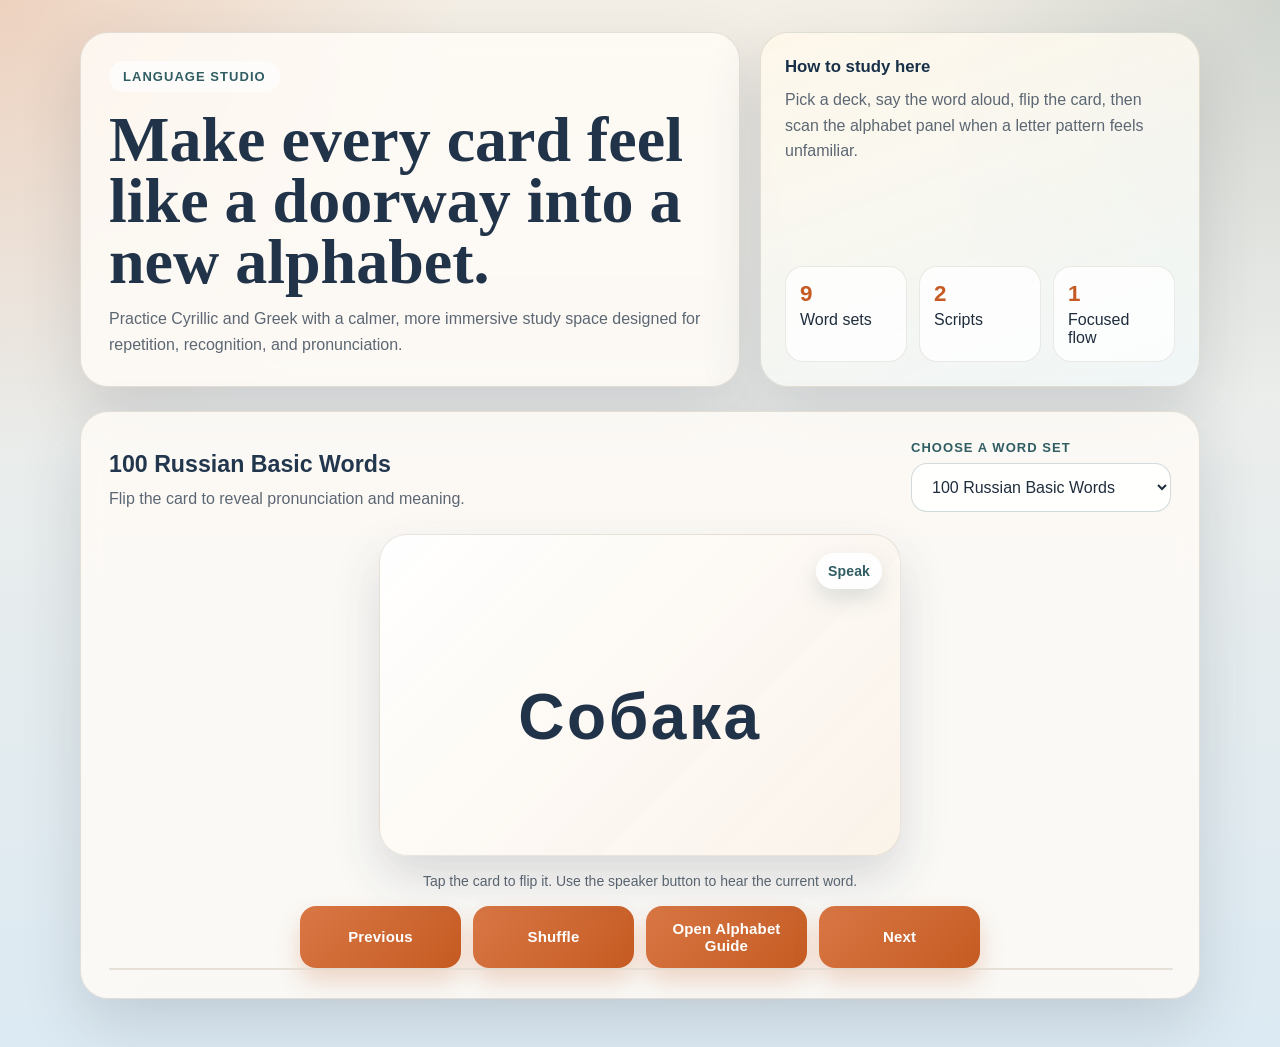
<file: index.html>
<!DOCTYPE html>
<html lang="en">
<head>
    <meta charset="UTF-8">
    <meta name="viewport" content="width=device-width, initial-scale=1.0">
    <title>Learn Cyrillic Alphabet</title>
    <link rel="stylesheet" href="style.css">
</head>
<body class="page-index">

    <main class="page-shell">
        <section class="hero">
            <div class="hero-copy">
                <div class="eyebrow">Language Studio</div>
                <h1>Make every card feel like a doorway into a new alphabet.</h1>
                <p>Practice Cyrillic and Greek with a calmer, more immersive study space designed for repetition, recognition, and pronunciation.</p>
            </div>
            <aside class="hero-note">
                <div>
                    <strong>How to study here</strong>
                    <p>Pick a deck, say the word aloud, flip the card, then scan the alphabet panel when a letter pattern feels unfamiliar.</p>
                </div>
                <div class="micro-stats">
                    <div><strong>9</strong><span>Word sets</span></div>
                    <div><strong>2</strong><span>Scripts</span></div>
                    <div><strong>1</strong><span>Focused flow</span></div>
                </div>
            </aside>
        </section>

        <section class="study-panel">
            <div class="toolbar">
                <div class="toolbar-copy">
                    <h2 id="deckTitle">100 Russian Basic Words</h2>
                    <p class="deck-subtitle" id="deckSubtitle">Flip the card to reveal pronunciation and meaning.</p>
                </div>
                <div class="control-group">
                    <label for="wordListDropdown">Choose a word set</label>
                    <select id="wordListDropdown">
                        <option value="russian.json">100 Russian Basic Words</option>
                        <option value="kyrgyz.json">50 Kyrgyz Words</option>
                        <option value="kazakh.json">50 Kazakh Words</option>
                        <option value="tajik.json">50 Tajik Words</option>
                        <option value="uzbek.json">50 Uzbek Words</option>
                        <option value="english.json">100 English Words in Cyrillic</option>
                        <option value="eng-greek.json">100 English Words in Greek</option>
                        <option value="Greek.json">Greek Words</option>
                        <option value="popGreek.json">Pop Greek 1</option>
                    </select>
                </div>
            </div>

            <div class="card-stage">
                <div class="card" id="flashcard">
                    <button type="button" id="speakBtn" aria-label="Pronounce current word">Speak</button>
                    <div class="card-inner">
                        <div class="card-face front" id="word">Слово</div>
                        <div class="card-face back">
                            <div class="card-meta"><span>Pronunciation</span><span>Meaning</span></div>
                            <div class="pronunciation" id="pronunciation">Slovo</div>
                            <div class="definition" id="definition">Word</div>
                        </div>
                    </div>
                </div>

                <p class="study-hint">Tap the card to flip it. Use the speaker button to hear the current word.</p>

                <div class="buttons">
                    <button id="prevBtn">Previous</button>
                    <button id="shuffleBtn">Shuffle</button>
                    <button id="toggleCyrillic">Open Alphabet Guide</button>
                    <button id="nextBtn">Next</button>
                </div>
            </div>

            <div class="wrapper" id="alphabetWrapper">
                <div id="alphabetContainer" class="alphabetContainer"></div>
            </div>
        </section>
    </main>

    <script>
        const dropdown = document.getElementById("wordListDropdown");
        let currentIndex = 0;
        let shuffledWords = [];
        let words = [];
        let alphabetLoaded = false;

        function shuffleArray(array) {
            for (let i = array.length - 1; i > 0; i--) {
                const j = Math.floor(Math.random() * (i + 1));
                [array[i], array[j]] = [array[j], array[i]];
            }
            return array;
        }

        function updateDeckText() {
            const selectedOption = dropdown.options[dropdown.selectedIndex];
            document.getElementById("deckTitle").innerText = selectedOption.text;
            document.getElementById("deckSubtitle").innerText = "Flip the card to reveal pronunciation and meaning.";
        }

        async function loadWords(file) {
            const response = await fetch(file);
            const data = await response.json();
            words = data;
            shuffledWords = shuffleArray([...words]);
            currentIndex = 0;
            updateDeckText();
            showWord();
        }

        function showWord() {
            if (!shuffledWords.length) {
                return;
            }
            const word = shuffledWords[currentIndex];
            document.getElementById("word").innerText = word.display;
            document.getElementById("pronunciation").innerText = word.pronunciation;
            document.getElementById("definition").innerText = word.definition;
            document.getElementById("flashcard").classList.remove("flipped");
        }
        document.addEventListener("DOMContentLoaded", function() {
            document.getElementById("flashcard").addEventListener("click", function(event) {
                if (event.target.tagName !== "BUTTON") {
                    this.classList.toggle("flipped");
                }
            });

            document.getElementById("nextBtn").addEventListener("click", function() {
                if (!shuffledWords.length) {
                    return;
                }
                document.getElementById("flashcard").classList.remove("flipped");
                this.disabled = true; // Disable the button
                setTimeout(() => {
                    currentIndex = (currentIndex + 1) % shuffledWords.length;
                    showWord();
                    this.disabled = false; // Enable the button
                }, 500); // Delay of 500ms
            });

            document.getElementById("prevBtn").addEventListener("click", function() {
                if (!shuffledWords.length) {
                    return;
                }
                currentIndex = (currentIndex - 1 + shuffledWords.length) % shuffledWords.length;
                showWord();
            });

            document.getElementById("shuffleBtn").addEventListener("click", function() {
                if (!words.length) {
                    return;
                }
                
                document.getElementById("flashcard").classList.remove("flipped");
                this.disabled = true; // Disable the button
                
                setTimeout(() => {
                    shuffledWords = shuffleArray([...words]);
                    currentIndex = 0;
                    showWord();
                    this.disabled = false; // Enable the button
                }, 500); // Delay of 500ms
                
            });

            dropdown.addEventListener("change", function() {
                const selectedFile = this.value;
                if (selectedFile === "custom") {
                    alert("Custom word list functionality not implemented yet.");
                } else {
                    loadWords(selectedFile);
                }
            });
            document.getElementById("toggleCyrillic").addEventListener("click", async function() {
                const alphabetWrapper = document.getElementById("alphabetWrapper");
                const alphabetContainer = document.getElementById("alphabetContainer");
                if (!alphabetLoaded) {
                    const alphabetFrame = document.createElement("iframe");
                    alphabetFrame.src = "cyrillic.html";
                    alphabetFrame.className = "alphabet-frame";
                    alphabetFrame.title = "Alphabet guide";
                    alphabetContainer.appendChild(alphabetFrame);
                    alphabetLoaded = true;
                }

                const isVisible = alphabetWrapper.classList.toggle("visible");
                this.innerText = isVisible ? "Hide Alphabet Guide" : "Open Alphabet Guide";

                if (isVisible) {
                    alphabetWrapper.scrollIntoView({ behavior: "smooth", block: "nearest" });
                } else {
                    alphabetContainer.blur();
                }
            });
            document.getElementById("speakBtn").addEventListener("click", function() {
                if (shuffledWords.length) {
                    pronounceWord(shuffledWords[currentIndex].display);
                }
            });

            updateDeckText();
        });

        function pronounceWord(word) {
            const synth = window.speechSynthesis;
            if (synth) {
                const utterance = new SpeechSynthesisUtterance(word);
                utterance.lang = "ru-RU"; // Set language to Russian
                synth.speak(utterance);
            } else {
                console.error("Web Speech API is not supported in this browser.");
            }
        }

        // Load default word list
        loadWords("russian.json");
    </script>

</body>
</html>
</file>
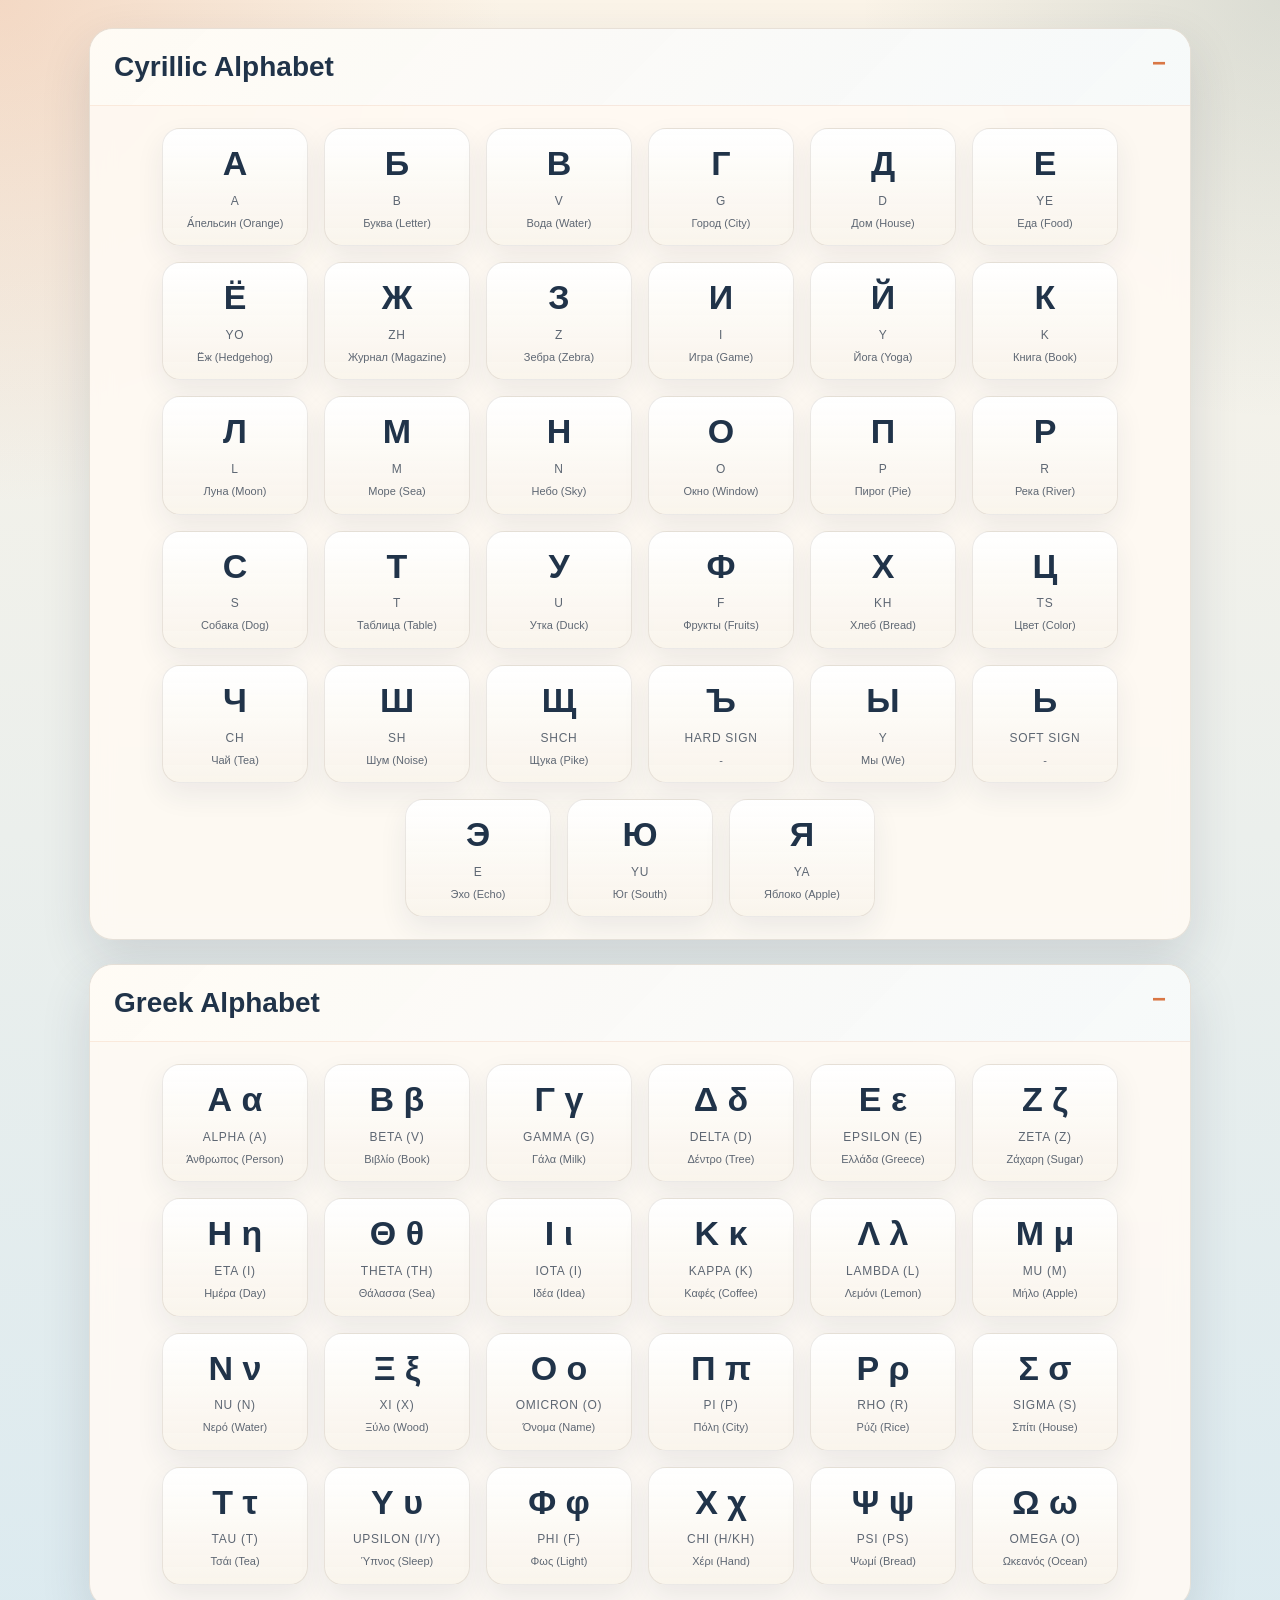
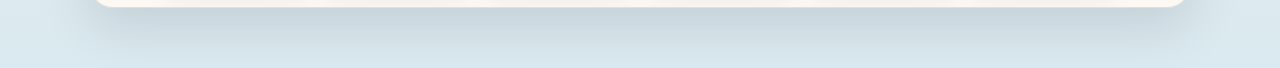
<file: cyrillic.html>
<!DOCTYPE html>
<html lang="en">
<head>
    <meta charset="UTF-8">
    <meta name="viewport" content="width=device-width, initial-scale=1.0">
    <title>Learn the Cyrillic Alphabet</title>
    <link rel="stylesheet" href="style.css">
</head>
<body class="page-alphabet">

    <details class="alphabet-section" open>
        <summary class="alphabet-toggle">Cyrillic Alphabet</summary>
        <div class="alphabet-content">
            <div class="card-container">
        <div class="alphaCard">
            <div class="letter">А</div>
            <div class="details">A</div>
            <div class="example">А́пельсин (Orange)</div>
        </div>
        <div class="alphaCard">
            <div class="letter">Б</div>
            <div class="details">B</div>
            <div class="example">Буква (Letter)</div>
        </div>
        <div class="alphaCard">
            <div class="letter">В</div>
            <div class="details">V</div>
            <div class="example">Вода (Water)</div>
        </div>
        <div class="alphaCard">
            <div class="letter">Г</div>
            <div class="details">G</div>
            <div class="example">Город (City)</div>
        </div>
        <div class="alphaCard">
            <div class="letter">Д</div>
            <div class="details">D</div>
            <div class="example">Дом (House)</div>
        </div>
        <div class="alphaCard">
            <div class="letter">Е</div>
            <div class="details">Ye</div>
            <div class="example">Еда (Food)</div>
        </div>
        <div class="alphaCard">
            <div class="letter">Ё</div>
            <div class="details">Yo</div>
            <div class="example">Ёж (Hedgehog)</div>
        </div>
        <div class="alphaCard">
            <div class="letter">Ж</div>
            <div class="details">Zh</div>
            <div class="example">Журнал (Magazine)</div>
        </div>
        <div class="alphaCard">
            <div class="letter">З</div>
            <div class="details">Z</div>
            <div class="example">Зебра (Zebra)</div>
        </div>
        <div class="alphaCard">
            <div class="letter">И</div>
            <div class="details">I</div>
            <div class="example">Игра (Game)</div>
        </div>
        <div class="alphaCard">
            <div class="letter">Й</div>
            <div class="details">Y</div>
            <div class="example">Йога (Yoga)</div>
        </div>
        <div class="alphaCard">
            <div class="letter">К</div>
            <div class="details">K</div>
            <div class="example">Книга (Book)</div>
        </div>
        <div class="alphaCard">
            <div class="letter">Л</div>
            <div class="details">L</div>
            <div class="example">Луна (Moon)</div>
        </div>
        <div class="alphaCard">
            <div class="letter">М</div>
            <div class="details">M</div>
            <div class="example">Море (Sea)</div>
        </div>
        <div class="alphaCard">
            <div class="letter">Н</div>
            <div class="details">N</div>
            <div class="example">Небо (Sky)</div>
        </div>
        <div class="alphaCard">
            <div class="letter">О</div>
            <div class="details">O</div>
            <div class="example">Окно (Window)</div>
        </div>
        <div class="alphaCard">
            <div class="letter">П</div>
            <div class="details">P</div>
            <div class="example">Пирог (Pie)</div>
        </div>
        <div class="alphaCard">
            <div class="letter">Р</div>
            <div class="details">R</div>
            <div class="example">Река (River)</div>
        </div>
        <div class="alphaCard">
            <div class="letter">С</div>
            <div class="details">S</div>
            <div class="example">Собака (Dog)</div>
        </div>
        <div class="alphaCard">
            <div class="letter">Т</div>
            <div class="details">T</div>
            <div class="example">Таблица (Table)</div>
        </div>
        <div class="alphaCard">
            <div class="letter">У</div>
            <div class="details">U</div>
            <div class="example">Утка (Duck)</div>
        </div>
        <div class="alphaCard">
            <div class="letter">Ф</div>
            <div class="details">F</div>
            <div class="example">Фрукты (Fruits)</div>
        </div>
        <div class="alphaCard">
            <div class="letter">Х</div>
            <div class="details">Kh</div>
            <div class="example">Хлеб (Bread)</div>
        </div>
        <div class="alphaCard">
            <div class="letter">Ц</div>
            <div class="details">Ts</div>
            <div class="example">Цвет (Color)</div>
        </div>
        <div class="alphaCard">
            <div class="letter">Ч</div>
            <div class="details">Ch</div>
            <div class="example">Чай (Tea)</div>
        </div>
        <div class="alphaCard">
            <div class="letter">Ш</div>
            <div class="details">Sh</div>
            <div class="example">Шум (Noise)</div>
        </div>
        <div class="alphaCard">
            <div class="letter">Щ</div>
            <div class="details">Shch</div>
            <div class="example">Щука (Pike)</div>
        </div>
        <div class="alphaCard">
            <div class="letter">Ъ</div>
            <div class="details">Hard sign</div>
            <div class="example">-</div>
        </div>
        <div class="alphaCard">
            <div class="letter">Ы</div>
            <div class="details">Y</div>
            <div class="example">Мы (We)</div>
        </div>
        <div class="alphaCard">
            <div class="letter">Ь</div>
            <div class="details">Soft sign</div>
            <div class="example">-</div>
        </div>
        <div class="alphaCard">
            <div class="letter">Э</div>
            <div class="details">E</div>
            <div class="example">Эхо (Echo)</div>
        </div>
        <div class="alphaCard">
            <div class="letter">Ю</div>
            <div class="details">Yu</div>
            <div class="example">Юг (South)</div>
        </div>
        <div class="alphaCard">
            <div class="letter">Я</div>
            <div class="details">Ya</div>
            <div class="example">Яблоко (Apple)</div>
        </div>
            </div>
        </div>
    </details>

    <details class="alphabet-section" open>
        <summary class="alphabet-toggle">Greek Alphabet</summary>
        <div class="alphabet-content">
            <div class="card-container">

        <div class="alphaCard"><div class="letter">Α α</div><div class="details">Alpha (A)</div><div class="example">Άνθρωπος (Person)</div></div>
        <div class="alphaCard"><div class="letter">Β β</div><div class="details">Beta (V)</div><div class="example">Βιβλίο (Book)</div></div>
        <div class="alphaCard"><div class="letter">Γ γ</div><div class="details">Gamma (G)</div><div class="example">Γάλα (Milk)</div></div>
        <div class="alphaCard"><div class="letter">Δ δ</div><div class="details">Delta (D)</div><div class="example">Δέντρο (Tree)</div></div>
        <div class="alphaCard"><div class="letter">Ε ε</div><div class="details">Epsilon (E)</div><div class="example">Ελλάδα (Greece)</div></div>
        <div class="alphaCard"><div class="letter">Ζ ζ</div><div class="details">Zeta (Z)</div><div class="example">Ζάχαρη (Sugar)</div></div>
        <div class="alphaCard"><div class="letter">Η η</div><div class="details">Eta (I)</div><div class="example">Ημέρα (Day)</div></div>
        <div class="alphaCard"><div class="letter">Θ θ</div><div class="details">Theta (Th)</div><div class="example">Θάλασσα (Sea)</div></div>
        <div class="alphaCard"><div class="letter">Ι ι</div><div class="details">Iota (I)</div><div class="example">Ιδέα (Idea)</div></div>
        <div class="alphaCard"><div class="letter">Κ κ</div><div class="details">Kappa (K)</div><div class="example">Καφές (Coffee)</div></div>
        <div class="alphaCard"><div class="letter">Λ λ</div><div class="details">Lambda (L)</div><div class="example">Λεμόνι (Lemon)</div></div>
        <div class="alphaCard"><div class="letter">Μ μ</div><div class="details">Mu (M)</div><div class="example">Μήλο (Apple)</div></div>
        <div class="alphaCard"><div class="letter">Ν ν</div><div class="details">Nu (N)</div><div class="example">Νερό (Water)</div></div>
        <div class="alphaCard"><div class="letter">Ξ ξ</div><div class="details">Xi (X)</div><div class="example">Ξύλο (Wood)</div></div>
        <div class="alphaCard"><div class="letter">Ο ο</div><div class="details">Omicron (O)</div><div class="example">Όνομα (Name)</div></div>
        <div class="alphaCard"><div class="letter">Π π</div><div class="details">Pi (P)</div><div class="example">Πόλη (City)</div></div>
        <div class="alphaCard"><div class="letter">Ρ ρ</div><div class="details">Rho (R)</div><div class="example">Ρύζι (Rice)</div></div>
        <div class="alphaCard"><div class="letter">Σ σ</div><div class="details">Sigma (S)</div><div class="example">Σπίτι (House)</div></div>
        <div class="alphaCard"><div class="letter">Τ τ</div><div class="details">Tau (T)</div><div class="example">Τσάι (Tea)</div></div>
        <div class="alphaCard"><div class="letter">Υ υ</div><div class="details">Upsilon (I/Y)</div><div class="example">Ύπνος (Sleep)</div></div>
        <div class="alphaCard"><div class="letter">Φ φ</div><div class="details">Phi (F)</div><div class="example">Φως (Light)</div></div>
        <div class="alphaCard"><div class="letter">Χ χ</div><div class="details">Chi (H/Kh)</div><div class="example">Χέρι (Hand)</div></div>
        <div class="alphaCard"><div class="letter">Ψ ψ</div><div class="details">Psi (Ps)</div><div class="example">Ψωμί (Bread)</div></div>
        <div class="alphaCard"><div class="letter">Ω ω</div><div class="details">Omega (O)</div><div class="example">Ωκεανός (Ocean)</div></div>

            </div>
        </div>
    </details>


</body>
</html>
</file>
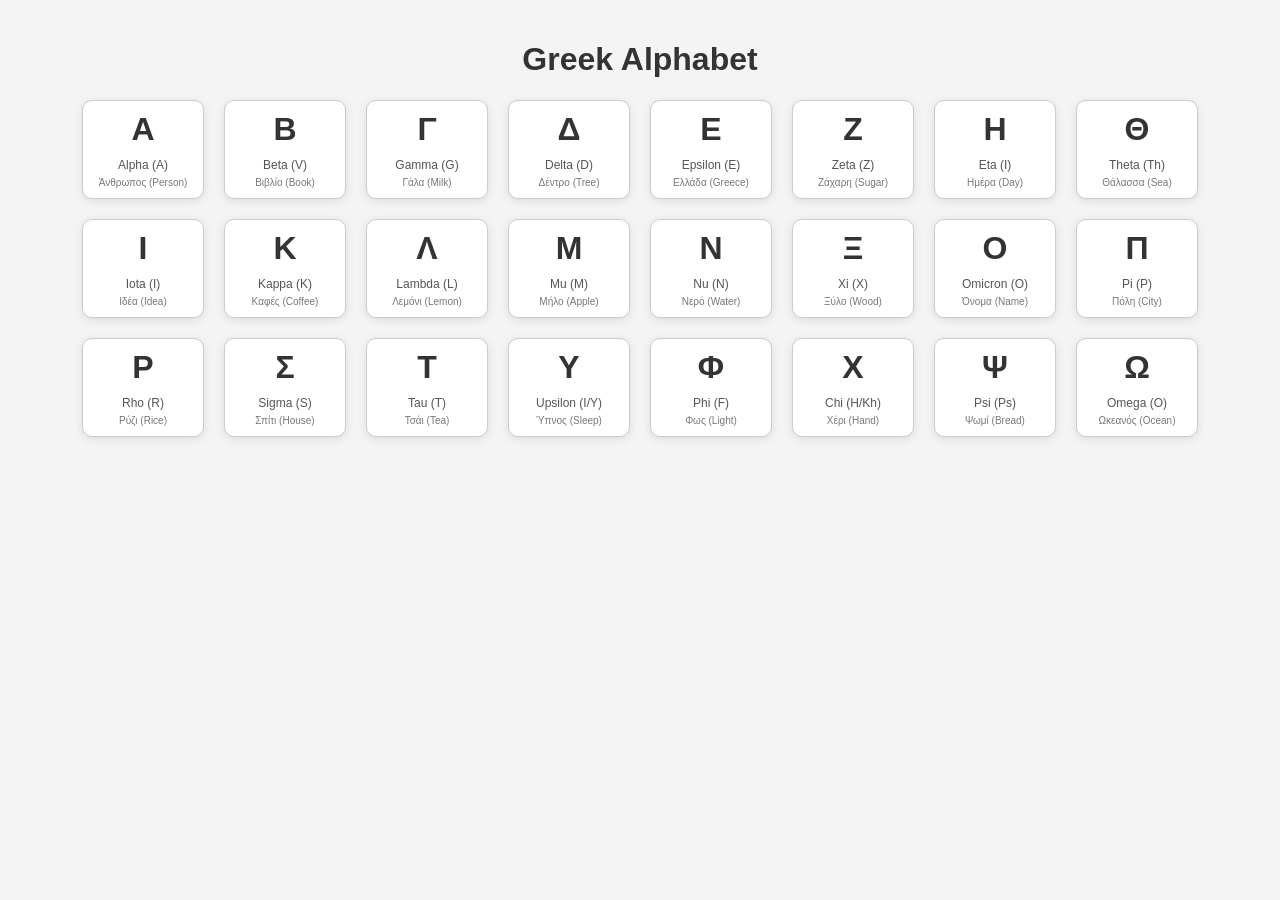
<file: greek.html>
<!DOCTYPE html>
<html lang="en">
<head>
    <meta charset="UTF-8">
    <meta name="viewport" content="width=device-width, initial-scale=1.0">
    <title>Learn the Greek Alphabet</title>
    <style>
        body {
            font-family: Arial, sans-serif;
            background-color: #f4f4f4;
            margin: 0;
            padding: 20px;
        }
        h1 {
            text-align: center;
            color: #333;
        }
        .card-container {
            display: flex;
            flex-wrap: wrap;
            gap: 20px;
            justify-content: center;
        }
        .alphaCard {
            width: 100px;
            border: 1px solid #ccc;
            border-radius: 10px;
            padding: 10px;
            text-align: center;
            box-shadow: 0 2px 10px rgba(0, 0, 0, 0.1);
            background-color: #fff;
        }
        .alphaCard .letter {
            font-size: 32px;
            font-weight: bold;
            color: #333;
            margin-bottom: 10px;
        }
        .alphaCard .details {
            font-size: 12px;
            color: #555;
        }
        .alphaCard .example {
            font-size: 10px;
            color: #777;
            margin-top: 5px;
        }
        @media (max-width: 600px) {
            .alphaCard {
                width: 100%;
                font-size: 14px;
            }
        }
    </style>
</head>
<body>

    <h1>Greek Alphabet</h1>
    <div class="card-container">

        <div class="alphaCard"><div class="letter">Α</div><div class="details">Alpha (A)</div><div class="example">Άνθρωπος (Person)</div></div>
        <div class="alphaCard"><div class="letter">Β</div><div class="details">Beta (V)</div><div class="example">Βιβλίο (Book)</div></div>
        <div class="alphaCard"><div class="letter">Γ</div><div class="details">Gamma (G)</div><div class="example">Γάλα (Milk)</div></div>
        <div class="alphaCard"><div class="letter">Δ</div><div class="details">Delta (D)</div><div class="example">Δέντρο (Tree)</div></div>
        <div class="alphaCard"><div class="letter">Ε</div><div class="details">Epsilon (E)</div><div class="example">Ελλάδα (Greece)</div></div>
        <div class="alphaCard"><div class="letter">Ζ</div><div class="details">Zeta (Z)</div><div class="example">Ζάχαρη (Sugar)</div></div>
        <div class="alphaCard"><div class="letter">Η</div><div class="details">Eta (I)</div><div class="example">Ημέρα (Day)</div></div>
        <div class="alphaCard"><div class="letter">Θ</div><div class="details">Theta (Th)</div><div class="example">Θάλασσα (Sea)</div></div>
        <div class="alphaCard"><div class="letter">Ι</div><div class="details">Iota (I)</div><div class="example">Ιδέα (Idea)</div></div>
        <div class="alphaCard"><div class="letter">Κ</div><div class="details">Kappa (K)</div><div class="example">Καφές (Coffee)</div></div>
        <div class="alphaCard"><div class="letter">Λ</div><div class="details">Lambda (L)</div><div class="example">Λεμόνι (Lemon)</div></div>
        <div class="alphaCard"><div class="letter">Μ</div><div class="details">Mu (M)</div><div class="example">Μήλο (Apple)</div></div>
        <div class="alphaCard"><div class="letter">Ν</div><div class="details">Nu (N)</div><div class="example">Νερό (Water)</div></div>
        <div class="alphaCard"><div class="letter">Ξ</div><div class="details">Xi (X)</div><div class="example">Ξύλο (Wood)</div></div>
        <div class="alphaCard"><div class="letter">Ο</div><div class="details">Omicron (O)</div><div class="example">Όνομα (Name)</div></div>
        <div class="alphaCard"><div class="letter">Π</div><div class="details">Pi (P)</div><div class="example">Πόλη (City)</div></div>
        <div class="alphaCard"><div class="letter">Ρ</div><div class="details">Rho (R)</div><div class="example">Ρύζι (Rice)</div></div>
        <div class="alphaCard"><div class="letter">Σ</div><div class="details">Sigma (S)</div><div class="example">Σπίτι (House)</div></div>
        <div class="alphaCard"><div class="letter">Τ</div><div class="details">Tau (T)</div><div class="example">Τσάι (Tea)</div></div>
        <div class="alphaCard"><div class="letter">Υ</div><div class="details">Upsilon (I/Y)</div><div class="example">Ύπνος (Sleep)</div></div>
        <div class="alphaCard"><div class="letter">Φ</div><div class="details">Phi (F)</div><div class="example">Φως (Light)</div></div>
        <div class="alphaCard"><div class="letter">Χ</div><div class="details">Chi (H/Kh)</div><div class="example">Χέρι (Hand)</div></div>
        <div class="alphaCard"><div class="letter">Ψ</div><div class="details">Psi (Ps)</div><div class="example">Ψωμί (Bread)</div></div>
        <div class="alphaCard"><div class="letter">Ω</div><div class="details">Omega (O)</div><div class="example">Ωκεανός (Ocean)</div></div>

    </div>

</body>
</html>
</file>
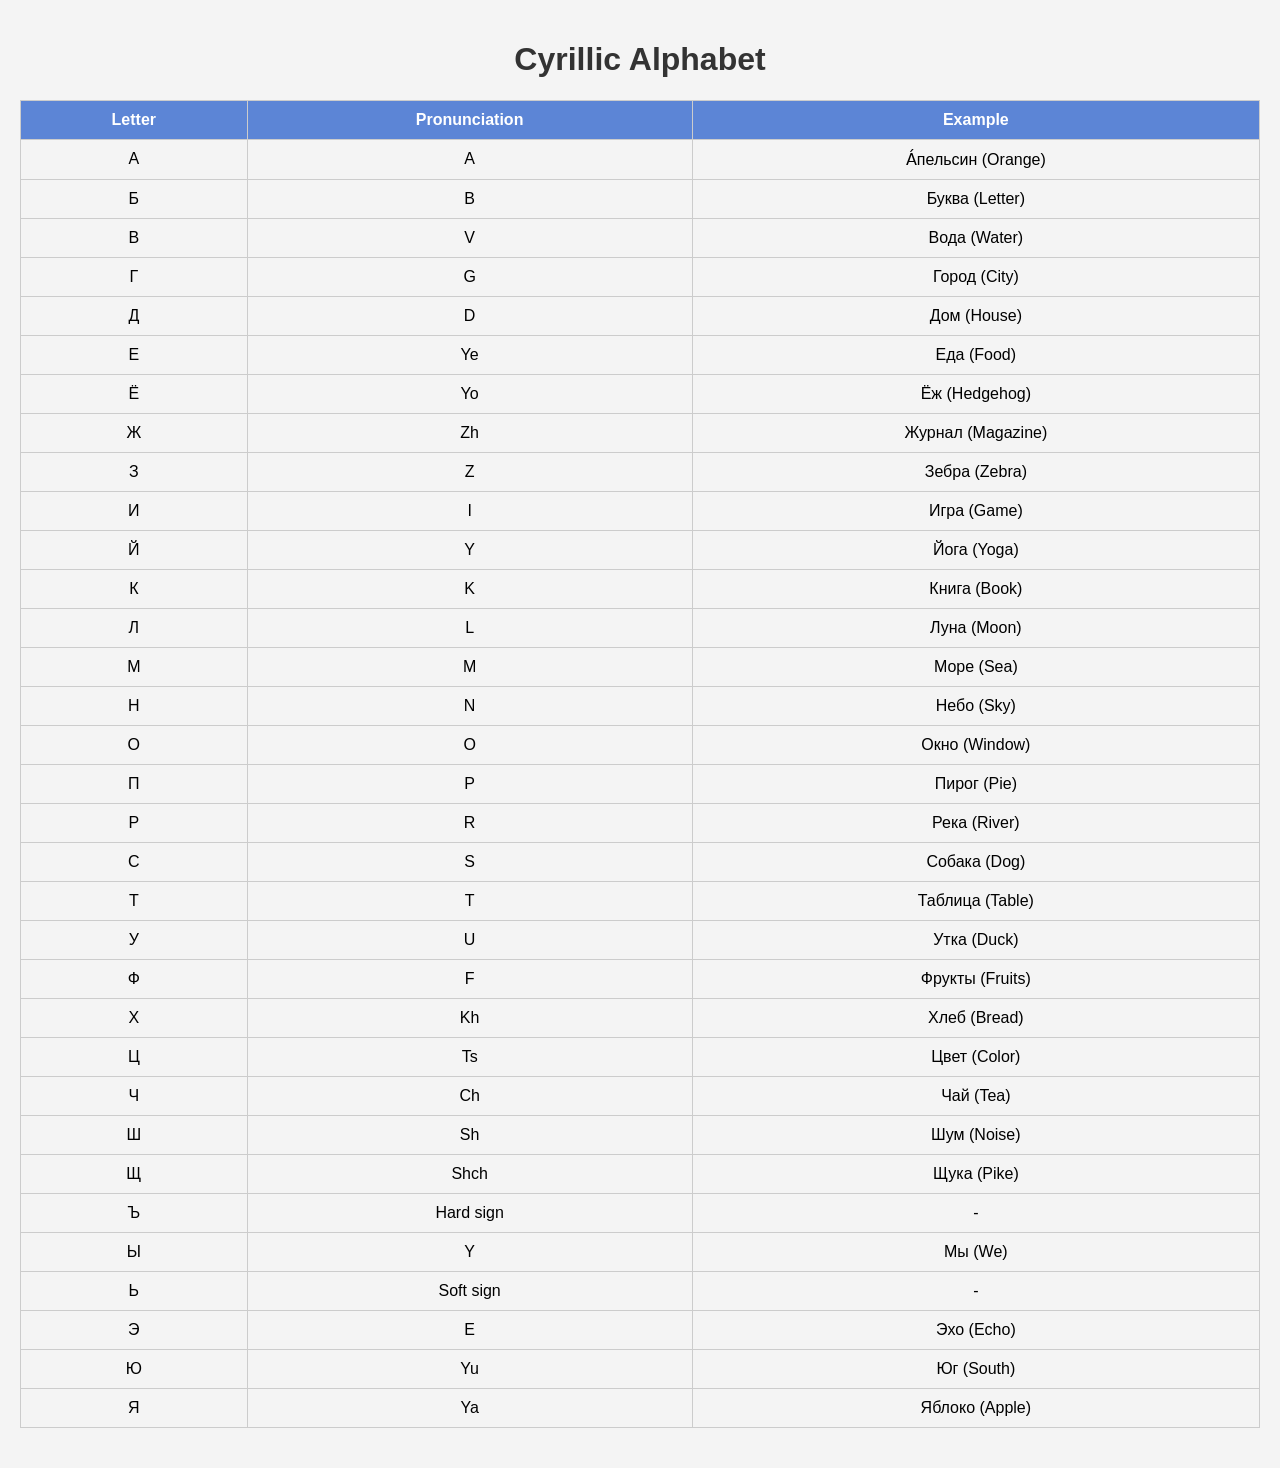
<file: backup/cyrillic.html>
<!DOCTYPE html>
<html lang="en">
<head>
    <meta charset="UTF-8">
    <meta name="viewport" content="width=device-width, initial-scale=1.0">
    <title>Learn the Cyrillic Alphabet</title>
    <style>
        body {
            font-family: Arial, sans-serif;
            background-color: #f4f4f4;
            margin: 0;
            padding: 20px;
        }
        h1 {
            text-align: center;
            color: #333;
        }
        table {
            width: 100%;
            border-collapse: collapse;
            margin: 20px 0;
        }
        th, td {
            border: 1px solid #ccc;
            padding: 10px;
            text-align: center;
        }
        th {
            background-color: #5c85d6;
            color: white;
        }
        @media (max-width: 600px) {
            table {
                font-size: 14px;
            }
        }
    </style>
</head>
<body>

    <h1>Cyrillic Alphabet</h1>
    <table>
        <tr>
            <th>Letter</th>
            <th>Pronunciation</th>
            <th>Example</th>
        </tr>
        <tr>
            <td>А</td>
            <td>A</td>
            <td>А́пельсин (Orange)</td>
        </tr>
        <tr>
            <td>Б</td>
            <td>B</td>
            <td>Буква (Letter)</td>
        </tr>
        <tr>
            <td>В</td>
            <td>V</td>
            <td>Вода (Water)</td>
        </tr>
        <tr>
            <td>Г</td>
            <td>G</td>
            <td>Город (City)</td>
        </tr>
        <tr>
            <td>Д</td>
            <td>D</td>
            <td>Дом (House)</td>
        </tr>
        <tr>
            <td>Е</td>
            <td>Ye</td>
            <td>Еда (Food)</td>
        </tr>
        <tr>
            <td>Ё</td>
            <td>Yo</td>
            <td>Ёж (Hedgehog)</td>
        </tr>
        <tr>
            <td>Ж</td>
            <td>Zh</td>
            <td>Журнал (Magazine)</td>
        </tr>
        <tr>
            <td>З</td>
            <td>Z</td>
            <td>Зебра (Zebra)</td>
        </tr>
        <tr>
            <td>И</td>
            <td>I</td>
            <td>Игра (Game)</td>
        </tr>
        <tr>
            <td>Й</td>
            <td>Y</td>
            <td>Йога (Yoga)</td>
        </tr>
        <tr>
            <td>К</td>
            <td>K</td>
            <td>Книга (Book)</td>
        </tr>
        <tr>
            <td>Л</td>
            <td>L</td>
            <td>Луна (Moon)</td>
        </tr>
        <tr>
            <td>М</td>
            <td>M</td>
            <td>Море (Sea)</td>
        </tr>
        <tr>
            <td>Н</td>
            <td>N</td>
            <td>Небо (Sky)</td>
        </tr>
        <tr>
            <td>О</td>
            <td>O</td>
            <td>Окно (Window)</td>
        </tr>
        <tr>
            <td>П</td>
            <td>P</td>
            <td>Пирог (Pie)</td>
        </tr>
        <tr>
            <td>Р</td>
            <td>R</td>
            <td>Река (River)</td>
        </tr>
        <tr>
            <td>С</td>
            <td>S</td>
            <td>Собака (Dog)</td>
        </tr>
        <tr>
            <td>Т</td>
            <td>T</td>
            <td>Таблица (Table)</td>
        </tr>
        <tr>
            <td>У</td>
            <td>U</td>
            <td>Утка (Duck)</td>
        </tr>
        <tr>
            <td>Ф</td>
            <td>F</td>
            <td>Фрукты (Fruits)</td>
        </tr>
        <tr>
            <td>Х</td>
            <td>Kh</td>
            <td>Хлеб (Bread)</td>
        </tr>
        <tr>
            <td>Ц</td>
            <td>Ts</td>
            <td>Цвет (Color)</td>
        </tr>
        <tr>
            <td>Ч</td>
            <td>Ch</td>
            <td>Чай (Tea)</td>
        </tr>
        <tr>
            <td>Ш</td>
            <td>Sh</td>
            <td>Шум (Noise)</td>
        </tr>
        <tr>
            <td>Щ</td>
            <td>Shch</td>
            <td>Щука (Pike)</td>
        </tr>
        <tr>
            <td>Ъ</td>
            <td>Hard sign</td>
            <td>-</td>
        </tr>
        <tr>
            <td>Ы</td>
            <td>Y</td>
            <td>Мы (We)</td>
        </tr>
        <tr>
            <td>Ь</td>
            <td>Soft sign</td>
            <td>-</td>
        </tr>
        <tr>
            <td>Э</td>
            <td>E</td>
            <td>Эхо (Echo)</td>
        </tr>
        <tr>
            <td>Ю</td>
            <td>Yu</td>
            <td>Юг (South)</td>
        </tr>
        <tr>
            <td>Я</td>
            <td>Ya</td>
            <td>Яблоко (Apple)</td>
        </tr>
    </table>

</body>
</html>
</file>
<file: style.css>
:root {
    --font-sans: "Avenir Next", "Segoe UI", sans-serif;
    --font-serif: Georgia, "Times New Roman", serif;
}

body {
    font-family: var(--font-sans);
    margin: 0;
    color: var(--text);
}

body.page-index {
    --bg-top: #f4efe6;
    --bg-bottom: #dceaf3;
    --panel: rgba(255, 252, 247, 0.84);
    --panel-strong: #fffaf2;
    --border: rgba(102, 86, 60, 0.16);
    --text: #1f2d3d;
    --muted: #5c6773;
    --accent: #d97745;
    --accent-strong: #c55b22;
    --secondary: #2f5d62;
    --shadow: 0 24px 60px rgba(49, 54, 68, 0.16);
    background:
        radial-gradient(circle at top left, rgba(217, 119, 69, 0.24), transparent 28%),
        radial-gradient(circle at top right, rgba(47, 93, 98, 0.18), transparent 24%),
        linear-gradient(180deg, var(--bg-top), var(--bg-bottom));
    min-height: 100vh;
    padding: 32px 20px 48px;
    box-sizing: border-box;
}

body.page-alphabet {
    --bg-top: #fbf4e8;
    --bg-bottom: #dbeaf0;
    --panel: rgba(255, 250, 243, 0.9);
    --border: rgba(89, 78, 62, 0.14);
    --text: #203349;
    --muted: #5e6773;
    --accent: #d97745;
    --accent-soft: rgba(217, 119, 69, 0.14);
    --shadow: 0 20px 50px rgba(42, 52, 69, 0.14);
    background:
        radial-gradient(circle at top left, rgba(217, 119, 69, 0.22), transparent 24%),
        radial-gradient(circle at top right, rgba(52, 98, 104, 0.16), transparent 20%),
        linear-gradient(180deg, var(--bg-top), var(--bg-bottom));
    padding: 28px 18px 36px;
}

body.page-index .page-shell {
    max-width: 1120px;
    margin: 0 auto;
    display: grid;
    gap: 24px;
}

body.page-index .hero {
    display: grid;
    grid-template-columns: minmax(0, 1.2fr) minmax(280px, 0.8fr);
    gap: 20px;
    align-items: stretch;
}

body.page-index .hero-copy,
body.page-index .hero-note,
body.page-index .study-panel,
body.page-index .wrapper {
    background: var(--panel);
    backdrop-filter: blur(12px);
    border: 1px solid var(--border);
    border-radius: 28px;
    box-shadow: var(--shadow);
}

body.page-index .hero-copy {
    padding: 28px;
}

body.page-index .eyebrow {
    display: inline-flex;
    align-items: center;
    gap: 8px;
    padding: 8px 14px;
    border-radius: 999px;
    background: rgba(255, 255, 255, 0.58);
    color: var(--secondary);
    font-size: 13px;
    font-weight: 700;
    letter-spacing: 0.08em;
    text-transform: uppercase;
}

body.page-index h1 {
    font-family: var(--font-serif);
    font-size: clamp(2.4rem, 5vw, 4.4rem);
    line-height: 0.95;
    margin: 18px 0 14px;
    color: #213349;
}

body.page-index .hero-copy p,
body.page-index .hero-note p,
body.page-index .study-hint,
body.page-index .deck-subtitle {
    color: var(--muted);
    line-height: 1.6;
    margin: 0;
}

body.page-index .hero-note {
    padding: 24px;
    display: flex;
    flex-direction: column;
    justify-content: space-between;
    background: linear-gradient(160deg, rgba(255, 248, 235, 0.92), rgba(240, 247, 248, 0.88));
}

body.page-index .hero-note strong {
    display: block;
    font-size: 1.05rem;
    margin-bottom: 10px;
    color: #183149;
}

body.page-index .micro-stats {
    display: grid;
    grid-template-columns: repeat(3, minmax(0, 1fr));
    gap: 12px;
    margin-top: 18px;
}

body.page-index .micro-stats div {
    padding: 14px;
    border-radius: 18px;
    background: rgba(255, 255, 255, 0.72);
    border: 1px solid rgba(102, 86, 60, 0.12);
}

body.page-index .micro-stats strong {
    display: block;
    font-size: 1.4rem;
    color: var(--accent-strong);
    margin-bottom: 4px;
}

body.page-index .study-panel {
    padding: 28px;
}

body.page-index .toolbar {
    display: flex;
    flex-wrap: wrap;
    justify-content: space-between;
    align-items: end;
    gap: 16px;
    margin-bottom: 22px;
}

body.page-index .toolbar-copy h2 {
    margin: 0 0 8px;
    font-size: 1.45rem;
    color: #22364d;
}

body.page-index .control-group {
    min-width: 260px;
}

body.page-index .control-group label {
    display: block;
    font-size: 13px;
    font-weight: 700;
    text-transform: uppercase;
    letter-spacing: 0.08em;
    color: var(--secondary);
    margin-bottom: 8px;
}

body.page-index #wordListDropdown {
    width: 100%;
    font-size: 16px;
    padding: 14px 16px;
    border-radius: 16px;
    border: 1px solid rgba(47, 93, 98, 0.22);
    background: rgba(255, 255, 255, 0.88);
    color: var(--text);
    box-sizing: border-box;
}

body.page-index .card-stage {
    display: grid;
    justify-items: center;
    gap: 14px;
    perspective: 1200px;
    -webkit-perspective: 1200px;
}

body.page-index .card {
    width: min(100%, 520px);
    height: 320px;
    background: linear-gradient(135deg, rgba(255, 255, 255, 0.95), rgba(250, 242, 232, 0.92));
    border: 1px solid rgba(102, 86, 60, 0.14);
    border-radius: 28px;
    box-shadow: 0 22px 48px rgba(45, 57, 75, 0.16);
    display: flex;
    justify-content: center;
    align-items: center;
    text-align: center;
    cursor: pointer;
    position: relative;
    overflow: hidden;
}

body.page-index .card-inner {
    position: relative;
    width: 100%;
    height: 100%;
    transition: transform 0.6s;
    transform-style: preserve-3d;
    -webkit-transform-style: preserve-3d;
}

body.page-index .card.flipped .card-inner {
    transform: rotateY(180deg);
}

body.page-index .card-face {
    position: absolute;
    top: 0;
    left: 0;
    width: 100%;
    height: 100%;
    backface-visibility: hidden;
    -webkit-backface-visibility: hidden;
    transform: translateZ(0);
    display: flex;
    flex-direction: column;
    justify-content: center;
    align-items: center;
    padding: 72px 28px 28px;
    box-sizing: border-box;
}

body.page-index .front {
    color: #213349;
    font-size: clamp(2.4rem, 8vw, 4rem);
    font-weight: 700;
    letter-spacing: 0.04em;
    transform: rotateY(0deg) translateZ(1px);
}

body.page-index .back {
    color: var(--text);
    transform: rotateY(180deg) translateZ(1px);
    justify-content: space-between;
    background: linear-gradient(150deg, rgba(244, 250, 250, 0.98), rgba(255, 248, 240, 0.96));
}

body.page-index .pronunciation {
    font-size: clamp(1.6rem, 4vw, 2.1rem);
    color: #2d5c9f;
    font-style: italic;
    margin-top: auto;
}

body.page-index .definition {
    font-size: 1rem;
    color: var(--muted);
    margin-bottom: auto;
    max-width: 24ch;
}

body.page-index .card-meta {
    align-self: stretch;
    display: flex;
    justify-content: space-between;
    align-items: center;
    font-size: 12px;
    font-weight: 700;
    letter-spacing: 0.08em;
    text-transform: uppercase;
    color: rgba(47, 93, 98, 0.74);
}

body.page-index .study-hint {
    font-size: 14px;
    text-align: center;
}

body.page-index .buttons {
    display: grid;
    grid-template-columns: repeat(4, minmax(0, 1fr));
    gap: 12px;
    width: min(100%, 680px);
}

body.page-index button {
    padding: 14px 16px;
    border: 0;
    border-radius: 16px;
    background: linear-gradient(135deg, var(--accent), var(--accent-strong));
    color: white;
    cursor: pointer;
    font-size: 15px;
    font-weight: 700;
    letter-spacing: 0.01em;
    box-shadow: 0 12px 24px rgba(197, 91, 34, 0.24);
    transition: transform 0.18s ease, box-shadow 0.18s ease, opacity 0.18s ease;
}

body.page-index button:hover {
    transform: translateY(-1px);
    box-shadow: 0 16px 28px rgba(197, 91, 34, 0.28);
}

body.page-index button:disabled {
    opacity: 0.6;
    cursor: not-allowed;
}

body.page-index #speakBtn {
    font-size: 14px;
    position: absolute;
    top: 18px;
    right: 18px;
    left: auto;
    padding: 10px 12px;
    border-radius: 999px;
    background: rgba(255, 255, 255, 0.9);
    color: var(--secondary);
    box-shadow: 0 10px 22px rgba(47, 93, 98, 0.16);
    z-index: 2;
}

body.page-index .wrapper {
    max-height: 0;
    overflow: hidden;
    padding: 0;
    margin-top: 0;
    width: 100%;
    background-color: rgba(255, 251, 245, 0.8);
    transition: max-height 0.35s ease, padding 0.35s ease, margin-top 0.35s ease;
}

body.page-index .wrapper.visible {
    max-height: 820px;
    overflow-y: auto;
    padding: 16px;
    margin-top: 20px;
}

body.page-index #alphabetContainer {
    min-height: 120px;
}

body.page-index .alphabet-frame {
    width: 100%;
    min-height: 760px;
    border: 0;
    border-radius: 22px;
    background: transparent;
}

body.page-alphabet .alphabet-section {
    max-width: 1100px;
    margin: 0 auto 24px;
    background: var(--panel);
    border: 1px solid var(--border);
    border-radius: 24px;
    box-shadow: var(--shadow);
    overflow: hidden;
    backdrop-filter: blur(12px);
}

body.page-alphabet .alphabet-toggle {
    cursor: pointer;
    list-style: none;
    padding: 22px 24px;
    font-size: 28px;
    font-weight: bold;
    text-align: left;
    color: var(--text);
    background: linear-gradient(135deg, rgba(255, 251, 245, 0.92), rgba(245, 250, 251, 0.9));
}

body.page-alphabet .alphabet-toggle::-webkit-details-marker {
    display: none;
}

body.page-alphabet .alphabet-toggle::after {
    content: "+";
    float: right;
    font-size: 24px;
    line-height: 1;
    color: var(--accent);
}

body.page-alphabet .alphabet-section[open] .alphabet-toggle::after {
    content: "−";
}

body.page-alphabet .alphabet-content {
    padding: 22px;
}

body.page-alphabet .card-container {
    display: flex;
    flex-wrap: wrap;
    gap: 16px;
    justify-content: center;
}

body.page-alphabet .alphaCard {
    width: 120px;
    border: 1px solid rgba(89, 78, 62, 0.12);
    border-radius: 18px;
    padding: 14px 12px;
    text-align: center;
    box-shadow: 0 12px 28px rgba(44, 54, 71, 0.08);
    background: linear-gradient(180deg, rgba(255, 255, 255, 0.96), rgba(249, 244, 235, 0.92));
    transition: transform 0.18s ease, box-shadow 0.18s ease;
}

body.page-alphabet .alphaCard .letter {
    font-size: 34px;
    font-weight: bold;
    color: var(--text);
    margin-bottom: 10px;
    line-height: 1.2;
}

body.page-alphabet .alphaCard .details {
    font-size: 12px;
    color: var(--muted);
    text-transform: uppercase;
    letter-spacing: 0.06em;
}

body.page-alphabet .alphaCard .example {
    font-size: 11px;
    color: var(--muted);
    margin-top: 8px;
    line-height: 1.4;
}

body.page-alphabet .alphaCard:hover {
    transform: translateY(-3px);
    box-shadow: 0 16px 30px rgba(44, 54, 71, 0.12);
}

body.page-alphabet .alphabet-section[open] .alphabet-toggle {
    border-bottom: 1px solid var(--accent-soft);
}

@media (max-width: 860px) {
    body.page-index .hero {
        grid-template-columns: 1fr;
    }

    body.page-index .buttons {
        grid-template-columns: repeat(2, minmax(0, 1fr));
    }
}

@media (max-width: 600px) {
    body.page-index {
        padding: 20px 14px 36px;
    }

    body.page-index .hero-copy,
    body.page-index .hero-note,
    body.page-index .study-panel {
        border-radius: 22px;
        padding: 20px;
    }

    body.page-index .micro-stats {
        grid-template-columns: 1fr;
    }

    body.page-index .card {
        height: 260px;
        border-radius: 22px;
    }

    body.page-index .buttons {
        grid-template-columns: 1fr;
    }

    body.page-index #speakBtn {
        top: 14px;
        right: 14px;
    }

    body.page-index .card-face {
        padding: 64px 22px 22px;
    }

    body.page-alphabet .alphabet-toggle {
        font-size: 22px;
        padding-right: 16px;
        padding-left: 16px;
    }

    body.page-alphabet .alphabet-content {
        padding: 16px;
    }

    body.page-alphabet .alphaCard {
        width: 100%;
        font-size: 14px;
    }
}
</file>
